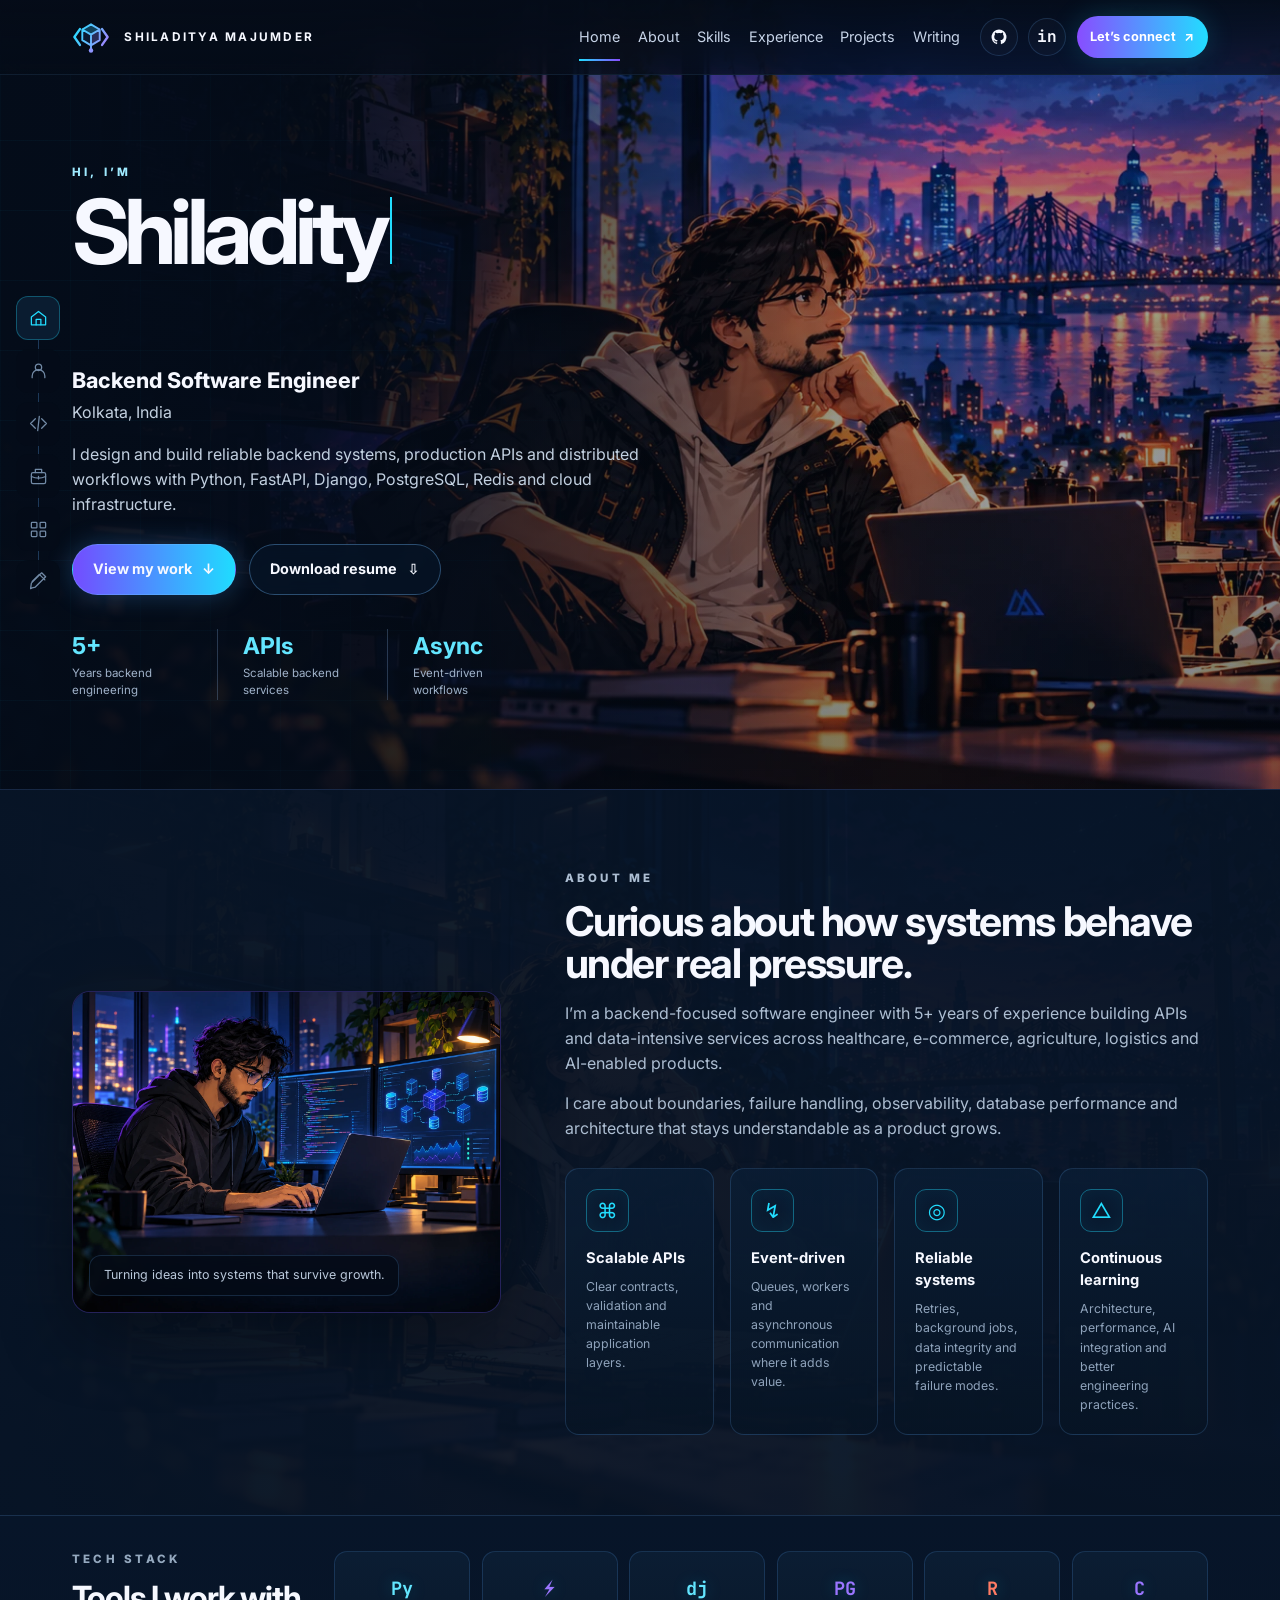
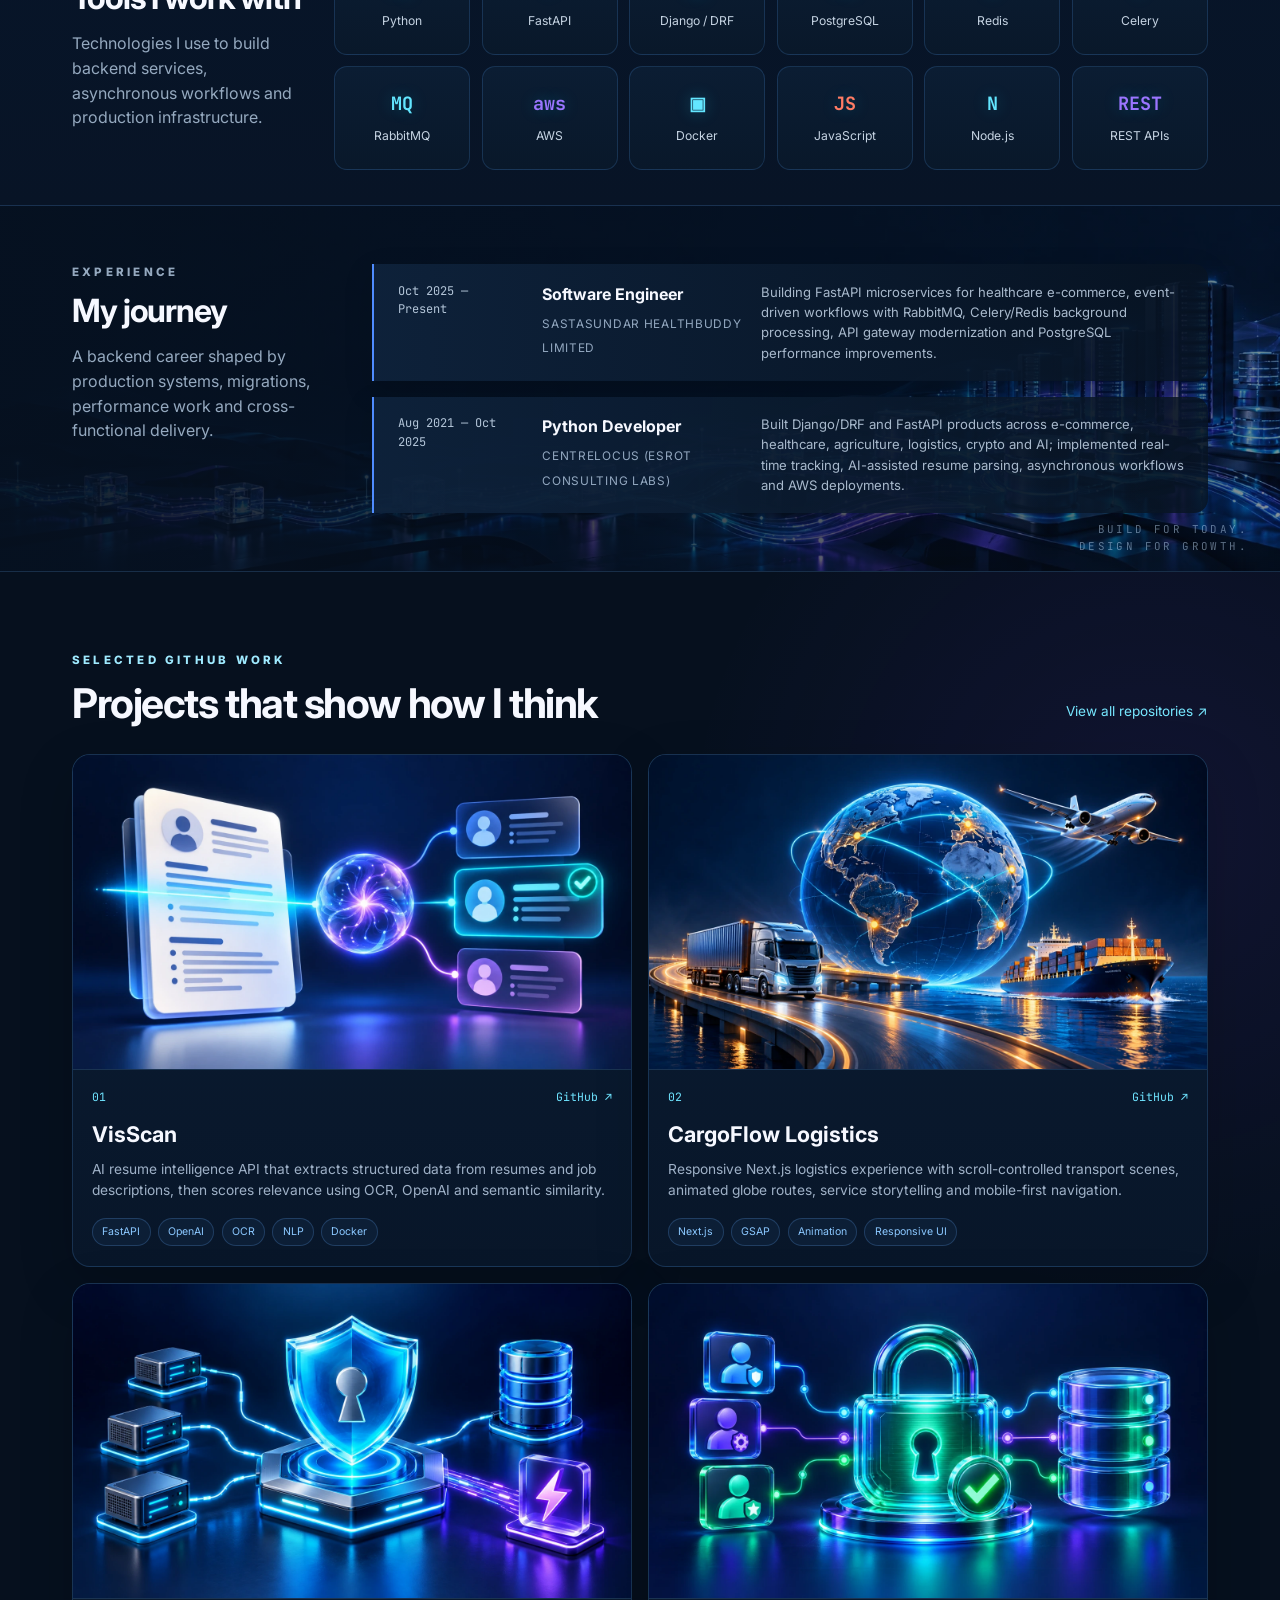
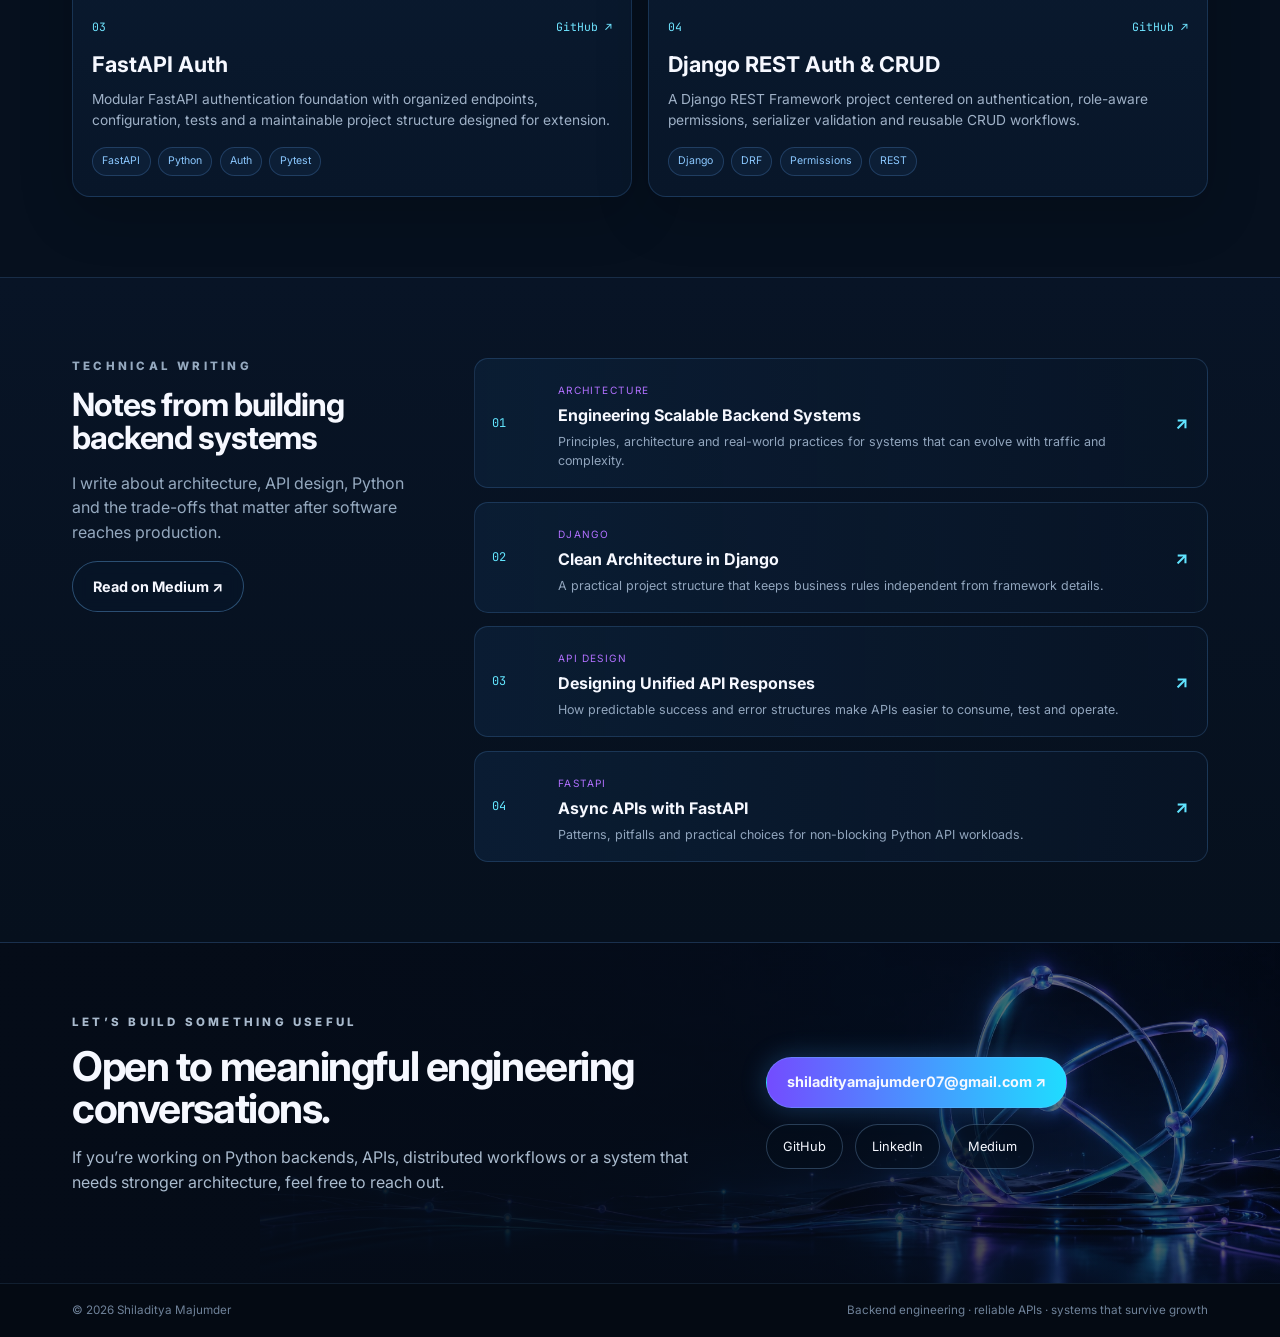
<file: index.html>
<!doctype html>
<html lang="en">
<head>
  <meta charset="utf-8" />
  <meta name="viewport" content="width=device-width, initial-scale=1" />
  <meta name="description" content="Shiladitya Majumder — backend software engineer building reliable Python APIs, distributed systems and production-grade services." />
  <meta name="theme-color" content="#061426" />
  <link rel="canonical" href="https://shiladityamajumder.github.io/" />
  <link rel="icon" href="assets/images/brand-mark.svg" type="image/svg+xml" />
  <title>Shiladitya Majumder — Backend Software Engineer</title>
  <link rel="preconnect" href="https://fonts.googleapis.com">
  <link rel="preconnect" href="https://fonts.gstatic.com" crossorigin>
  <link href="https://fonts.googleapis.com/css2?family=Inter:wght@400;500;600;700;800&family=JetBrains+Mono:wght@400;500;600&display=swap" rel="stylesheet">
  <link rel="stylesheet" href="assets/css/styles.css" />
</head>
<body>
  <a class="skip-link" href="#main">Skip to content</a>
  <div class="cursor-glow" aria-hidden="true"></div>

  <header class="site-header">
    <div class="shell header-inner">
      <a class="brand" href="#home" aria-label="Shiladitya Majumder home">
        <span class="brand-mark" aria-hidden="true"><img src="assets/images/brand-mark.svg" alt="" width="38" height="38" /></span>
        <span class="brand-name">SHILADITYA MAJUMDER</span>
      </a>
      <button class="menu-toggle" type="button" aria-expanded="false" aria-controls="site-nav" aria-label="Toggle navigation"><span></span><span></span><span></span></button>
      <nav class="site-nav" id="site-nav" aria-label="Primary navigation">
        <a href="#home">Home</a>
        <a href="#about">About</a>
        <a href="#skills">Skills</a>
        <a href="#experience">Experience</a>
        <a href="#projects">Projects</a>
        <a href="#writing">Writing</a>
      </nav>
      <div class="header-links">
        <a class="icon-btn" href="https://github.com/shiladityamajumder" target="_blank" rel="noreferrer" aria-label="GitHub">
          <svg viewBox="0 0 24 24" aria-hidden="true"><path d="M12 2a10 10 0 0 0-3.16 19.49c.5.09.68-.22.68-.48v-1.86c-2.78.6-3.37-1.18-3.37-1.18-.46-1.17-1.11-1.48-1.11-1.48-.91-.62.07-.61.07-.61 1 .07 1.53 1.03 1.53 1.03.9 1.53 2.35 1.09 2.92.83.09-.65.35-1.09.64-1.34-2.22-.25-4.56-1.11-4.56-4.95 0-1.09.39-1.99 1.03-2.69-.1-.25-.45-1.27.1-2.65 0 0 .84-.27 2.75 1.03A9.55 9.55 0 0 1 12 6.8c.85 0 1.71.11 2.51.34 1.91-1.3 2.75-1.03 2.75-1.03.55 1.38.2 2.4.1 2.65.64.7 1.03 1.6 1.03 2.69 0 3.85-2.34 4.7-4.57 4.95.36.31.68.92.68 1.85v2.76c0 .27.18.58.69.48A10 10 0 0 0 12 2Z" fill="currentColor"/></svg>
        </a>
        <a class="icon-btn" href="https://linkedin.com/in/shiladitya-majumder" target="_blank" rel="noreferrer" aria-label="LinkedIn"><span class="mono">in</span></a>
        <a class="header-cta" href="mailto:shiladityamajumder07@gmail.com">Let’s connect <span>↗</span></a>
      </div>
    </div>
  </header>

  <nav class="section-rail" aria-label="Section shortcuts">
    <span class="rail-line" aria-hidden="true"></span>
    <button type="button" data-section="home" class="active" aria-label="Home" aria-current="location" title="Home"><svg viewBox="0 0 24 24" aria-hidden="true"><path d="m3 10 9-7 9 7v10H3Z"/><path d="M9 20v-7h6v7"/></svg><span class="rail-label">Home</span></button>
    <button type="button" data-section="about" aria-label="About" title="About"><svg viewBox="0 0 24 24" aria-hidden="true"><circle cx="12" cy="8" r="4"/><path d="M4 21v-2a8 8 0 0 1 16 0v2"/></svg><span class="rail-label">About</span></button>
    <button type="button" data-section="skills" aria-label="Skills" title="Skills"><svg viewBox="0 0 24 24" aria-hidden="true"><path d="m8 6-6 6 6 6m8-12 6 6-6 6m-3-15-2 18"/></svg><span class="rail-label">Skills</span></button>
    <button type="button" data-section="experience" aria-label="Experience" title="Experience"><svg viewBox="0 0 24 24" aria-hidden="true"><rect x="3" y="7" width="18" height="14" rx="2"/><path d="M8 7V3h8v4M3 12a21 21 0 0 0 18 0m-9 0v3"/></svg><span class="rail-label">Experience</span></button>
    <button type="button" data-section="projects" aria-label="Projects" title="Projects"><svg viewBox="0 0 24 24" aria-hidden="true"><rect x="3" y="3" width="7" height="7" rx="1"/><rect x="14" y="3" width="7" height="7" rx="1"/><rect x="3" y="14" width="7" height="7" rx="1"/><rect x="14" y="14" width="7" height="7" rx="1"/></svg><span class="rail-label">Projects</span></button>
    <button type="button" data-section="writing" aria-label="Writing" title="Writing"><svg viewBox="0 0 24 24" aria-hidden="true"><path d="m14 4 6 6M4 20l4-1L21 6l-5-5L3 14l-1 7Zm9-17-9 9"/></svg><span class="rail-label">Writing</span></button>
  </nav>

  <main id="main">
    <section class="hero section-anchor" id="home">
      <div class="hero-art" aria-hidden="true"><img src="assets/images/hero.webp" alt="" /></div>
      <div class="hero-shade"></div>
      <div class="hero-grid-overlay"></div>
      <div class="shell hero-content">
        <div class="hero-copy">
          <p class="eyebrow"><span class="sr-only">HI, I’M</span><span class="typewriter-line" data-typewriter aria-hidden="true"><span class="typewriter-reserve">HI, I’M</span><span class="typewriter-output">HI, I’M</span></span></p>
          <h1 aria-label="Shiladitya Majumder"><span class="typewriter-line" data-typewriter aria-hidden="true"><span class="typewriter-reserve">Shiladitya</span><span class="typewriter-output">Shiladitya</span></span><strong class="typewriter-line" data-typewriter aria-hidden="true"><span class="typewriter-reserve">Majumder</span><span class="typewriter-output">Majumder</span></strong></h1>
          <p class="role">Backend Software Engineer</p>
          <p class="location">Kolkata, India</p>
          <p class="hero-summary">I design and build reliable backend systems, production APIs and distributed workflows with Python, FastAPI, Django, PostgreSQL, Redis and cloud infrastructure.</p>
          <div class="hero-actions">
            <a class="btn btn-primary" href="#projects">View my work <span>↓</span></a>
            <a class="btn btn-secondary" href="assets/docs/Shiladitya_Majumder_Resume.pdf" download>Download resume <span>⇩</span></a>
          </div>
          <div class="metrics" aria-label="Engineering snapshot">
            <div><strong>5+</strong><span>Years backend engineering</span></div>
            <div><strong>APIs</strong><span>Scalable backend services</span></div>
            <div><strong>Async</strong><span>Event-driven workflows</span></div>
          </div>
        </div>
      </div>
    </section>

    <section class="about section-anchor" id="about">
      <div class="about-art" aria-hidden="true"><img src="assets/images/about.webp" alt="" /></div>
      <div class="shell about-grid">
        <div class="about-portrait reveal">
          <img src="assets/images/about-engineering.webp" alt="Illustration of a backend engineer coding beside monitors showing connected services, databases and performance graphs in a neon-lit workspace." width="1448" height="1086" loading="lazy" decoding="async" />
          <div class="portrait-caption">Turning ideas into systems that survive growth.</div>
        </div>
        <div class="about-copy reveal">
          <p class="eyebrow">ABOUT ME</p>
          <h2>Curious about how systems behave under real pressure.</h2>
          <p>I’m a backend-focused software engineer with 5+ years of experience building APIs and data-intensive services across healthcare, e-commerce, agriculture, logistics and AI-enabled products.</p>
          <p>I care about boundaries, failure handling, observability, database performance and architecture that stays understandable as a product grows.</p>
          <div class="principles-grid">
            <article><span class="principle-icon">⌘</span><h3>Scalable APIs</h3><p>Clear contracts, validation and maintainable application layers.</p></article>
            <article><span class="principle-icon">↯</span><h3>Event-driven</h3><p>Queues, workers and asynchronous communication where it adds value.</p></article>
            <article><span class="principle-icon">◎</span><h3>Reliable systems</h3><p>Retries, background jobs, data integrity and predictable failure modes.</p></article>
            <article><span class="principle-icon">△</span><h3>Continuous learning</h3><p>Architecture, performance, AI integration and better engineering practices.</p></article>
          </div>
        </div>
      </div>
    </section>

    <section class="skills section-anchor" id="skills">
      <div class="shell skills-layout">
        <div class="section-intro reveal">
          <p class="eyebrow">TECH STACK</p>
          <h2>Tools I work with</h2>
          <p>Technologies I use to build backend services, asynchronous workflows and production infrastructure.</p>
        </div>
        <div class="tech-marquee reveal" aria-label="Technology stack">
          <div class="tech-card"><b>Py</b><span>Python</span></div>
          <div class="tech-card"><b>⚡</b><span>FastAPI</span></div>
          <div class="tech-card"><b>dj</b><span>Django / DRF</span></div>
          <div class="tech-card"><b>PG</b><span>PostgreSQL</span></div>
          <div class="tech-card"><b>R</b><span>Redis</span></div>
          <div class="tech-card"><b>C</b><span>Celery</span></div>
          <div class="tech-card"><b>MQ</b><span>RabbitMQ</span></div>
          <div class="tech-card"><b>aws</b><span>AWS</span></div>
          <div class="tech-card"><b>▣</b><span>Docker</span></div>
          <div class="tech-card"><b>JS</b><span>JavaScript</span></div>
          <div class="tech-card"><b>N</b><span>Node.js</span></div>
          <div class="tech-card"><b>REST</b><span>REST APIs</span></div>
        </div>
      </div>
    </section>

    <section class="experience section-anchor" id="experience">
      <div class="experience-backdrop" aria-hidden="true"></div>
      <div class="shell experience-layout">
        <div class="section-intro reveal">
          <p class="eyebrow">EXPERIENCE</p>
          <h2>My journey</h2>
          <p>A backend career shaped by production systems, migrations, performance work and cross-functional delivery.</p>
        </div>
        <div class="timeline reveal">
          <article class="timeline-item">
            <div class="timeline-date">Oct 2025 — Present</div>
            <div class="timeline-role"><h3>Software Engineer</h3><span>SastaSundar Healthbuddy Limited</span></div>
            <div class="timeline-copy"><p>Building FastAPI microservices for healthcare e-commerce, event-driven workflows with RabbitMQ, Celery/Redis background processing, API gateway modernization and PostgreSQL performance improvements.</p></div>
          </article>
          <article class="timeline-item">
            <div class="timeline-date">Aug 2021 — Oct 2025</div>
            <div class="timeline-role"><h3>Python Developer</h3><span>Centrelocus (ESROT Consulting Labs)</span></div>
            <div class="timeline-copy"><p>Built Django/DRF and FastAPI products across e-commerce, healthcare, agriculture, logistics, crypto and AI; implemented real-time tracking, AI-assisted resume parsing, asynchronous workflows and AWS deployments.</p></div>
          </article>
        </div>
      </div>
      <div class="experience-quote">BUILD FOR TODAY.<br>DESIGN FOR GROWTH.</div>
    </section>

    <section class="projects section-anchor" id="projects">
      <div class="shell">
        <div class="section-head reveal">
          <div><p class="eyebrow">SELECTED GITHUB WORK</p><h2>Projects that show how I think</h2></div>
          <a class="text-link" href="https://github.com/shiladityamajumder?tab=repositories" target="_blank" rel="noreferrer">View all repositories ↗</a>
        </div>
        <div class="project-grid">
          <article class="project-card reveal project-featured">
            <a class="project-image" href="https://github.com/shiladityamajumder/visscan" target="_blank" rel="noreferrer"><img src="assets/images/visscan-v2.webp" alt="A glowing AI scanner extracts a resume and connects it to matching candidate profiles." width="1400" height="788" loading="lazy" decoding="async" /></a>
            <div class="project-body"><div class="project-top"><span class="project-index">01</span><a href="https://github.com/shiladityamajumder/visscan" target="_blank" rel="noreferrer">GitHub ↗</a></div><h3>VisScan</h3><p>AI resume intelligence API that extracts structured data from resumes and job descriptions, then scores relevance using OCR, OpenAI and semantic similarity.</p><div class="tags"><span>FastAPI</span><span>OpenAI</span><span>OCR</span><span>NLP</span><span>Docker</span></div></div>
          </article>
          <article class="project-card reveal">
            <a class="project-image" href="https://github.com/shiladityamajumder/CargoFlow-Logistics" target="_blank" rel="noreferrer"><img src="assets/images/cargoflow-v2.webp" alt="A luminous globe connects delivery routes with a cargo truck, container ship and airplane." width="1400" height="788" loading="lazy" decoding="async" /></a>
            <div class="project-body"><div class="project-top"><span class="project-index">02</span><a href="https://github.com/shiladityamajumder/CargoFlow-Logistics" target="_blank" rel="noreferrer">GitHub ↗</a></div><h3>CargoFlow Logistics</h3><p>Responsive Next.js logistics experience with scroll-controlled transport scenes, animated globe routes, service storytelling and mobile-first navigation.</p><div class="tags"><span>Next.js</span><span>GSAP</span><span>Animation</span><span>Responsive UI</span></div></div>
          </article>
          <article class="project-card reveal">
            <a class="project-image" href="https://github.com/shiladityamajumder/fastapi" target="_blank" rel="noreferrer"><img src="assets/images/fastapi-auth-v2.webp" alt="A bright security shield links modular API servers, a database and a lightning symbol." width="1400" height="788" loading="lazy" decoding="async" /></a>
            <div class="project-body"><div class="project-top"><span class="project-index">03</span><a href="https://github.com/shiladityamajumder/fastapi" target="_blank" rel="noreferrer">GitHub ↗</a></div><h3>FastAPI Auth</h3><p>Modular FastAPI authentication foundation with organized endpoints, configuration, tests and a maintainable project structure designed for extension.</p><div class="tags"><span>FastAPI</span><span>Python</span><span>Auth</span><span>Pytest</span></div></div>
          </article>
          <article class="project-card reveal">
            <a class="project-image" href="https://github.com/shiladityamajumder/django-rest-api-auth-crud" target="_blank" rel="noreferrer"><img src="assets/images/django-auth-v2.webp" alt="An emerald padlock connects user roles to database records through permission checks." width="1400" height="788" loading="lazy" decoding="async" /></a>
            <div class="project-body"><div class="project-top"><span class="project-index">04</span><a href="https://github.com/shiladityamajumder/django-rest-api-auth-crud" target="_blank" rel="noreferrer">GitHub ↗</a></div><h3>Django REST Auth & CRUD</h3><p>A Django REST Framework project centered on authentication, role-aware permissions, serializer validation and reusable CRUD workflows.</p><div class="tags"><span>Django</span><span>DRF</span><span>Permissions</span><span>REST</span></div></div>
          </article>
        </div>
      </div>
    </section>

    <section class="writing section-anchor" id="writing">
      <div class="shell writing-layout">
        <div class="section-intro reveal">
          <p class="eyebrow">TECHNICAL WRITING</p>
          <h2>Notes from building backend systems</h2>
          <p>I write about architecture, API design, Python and the trade-offs that matter after software reaches production.</p>
          <a class="btn btn-secondary" href="https://shiladityamajumder.medium.com/" target="_blank" rel="noreferrer">Read on Medium ↗</a>
        </div>
        <div class="writing-list reveal">
          <a class="writing-card" href="https://shiladityamajumder.medium.com/engineering-scalable-backend-systems-principles-architecture-and-real-world-practices-2274e750cced" target="_blank" rel="noreferrer"><span>01</span><div><small>Architecture</small><h3>Engineering Scalable Backend Systems</h3><p>Principles, architecture and real-world practices for systems that can evolve with traffic and complexity.</p></div><b>↗</b></a>
          <a class="writing-card" href="https://shiladityamajumder.medium.com/clean-architecture-in-django-a-practical-real-world-project-structure-1f4c89e402f0" target="_blank" rel="noreferrer"><span>02</span><div><small>Django</small><h3>Clean Architecture in Django</h3><p>A practical project structure that keeps business rules independent from framework details.</p></div><b>↗</b></a>
          <a class="writing-card" href="https://shiladityamajumder.medium.com/designing-unified-api-responses-how-to-standardize-success-and-error-outputs-across-your-backend-656d275c2780" target="_blank" rel="noreferrer"><span>03</span><div><small>API Design</small><h3>Designing Unified API Responses</h3><p>How predictable success and error structures make APIs easier to consume, test and operate.</p></div><b>↗</b></a>
          <a class="writing-card" href="https://shiladityamajumder.medium.com/async-apis-with-fastapi-patterns-pitfalls-best-practices-2d72b2b66f25" target="_blank" rel="noreferrer"><span>04</span><div><small>FastAPI</small><h3>Async APIs with FastAPI</h3><p>Patterns, pitfalls and practical choices for non-blocking Python API workloads.</p></div><b>↗</b></a>
        </div>
      </div>
    </section>

    <section class="connect">
      <div class="connect-image" aria-hidden="true"><img src="assets/images/footer-network.webp" alt="" width="1800" height="600" loading="lazy" decoding="async" /></div>
      <div class="connect-overlay"></div>
      <div class="shell connect-inner reveal">
        <div><p class="eyebrow">LET’S BUILD SOMETHING USEFUL</p><h2>Open to meaningful engineering conversations.</h2><p>If you’re working on Python backends, APIs, distributed workflows or a system that needs stronger architecture, feel free to reach out.</p></div>
        <div class="connect-actions">
          <a class="btn btn-primary" href="mailto:shiladityamajumder07@gmail.com">shiladityamajumder07@gmail.com ↗</a>
          <div class="social-row">
            <a href="https://github.com/shiladityamajumder" target="_blank" rel="noreferrer">GitHub</a>
            <a href="https://linkedin.com/in/shiladitya-majumder" target="_blank" rel="noreferrer">LinkedIn</a>
            <a href="https://shiladityamajumder.medium.com/" target="_blank" rel="noreferrer">Medium</a>
          </div>
        </div>
      </div>
    </section>
  </main>

  <footer class="site-footer"><div class="shell footer-inner"><span>© <span id="year"></span> Shiladitya Majumder</span><span>Backend engineering · reliable APIs · systems that survive growth</span></div></footer>
  <script src="assets/js/main.js"></script>
</body>
</html>
</file>
<file: assets/css/styles.css>
:root{
  --bg:#050c18;
  --bg2:#081426;
  --panel:#0a172a;
  --panel2:#0d1e34;
  --text:#f6f8ff;
  --muted:#9db0c8;
  --cyan:#22ddff;
  --blue:#4f8cff;
  --violet:#884dff;
  --magenta:#d44fff;
  --orange:#ff8c55;
  --line:rgba(105,177,255,.18);
  --line2:rgba(134,79,255,.24);
  --shadow:0 22px 70px rgba(0,0,0,.34);
  --radius:18px;
  --max:1440px;
}
*{box-sizing:border-box}
html{scroll-behavior:smooth;background:var(--bg)}
body{margin:0;background:radial-gradient(circle at 70% 0%,rgba(71,30,132,.18),transparent 34%),linear-gradient(180deg,#061121 0%,#040b16 100%);color:var(--text);font-family:Inter,system-ui,-apple-system,BlinkMacSystemFont,"Segoe UI",sans-serif;line-height:1.55;overflow-x:hidden}
body::before{content:"";position:fixed;inset:0;pointer-events:none;z-index:-1;background-image:linear-gradient(rgba(255,255,255,.015) 1px,transparent 1px),linear-gradient(90deg,rgba(255,255,255,.015) 1px,transparent 1px);background-size:44px 44px;mask-image:linear-gradient(to bottom,black,transparent 82%)}
img,svg{display:block;max-width:100%}
a{color:inherit;text-decoration:none}
button{font:inherit}
.shell{width:min(calc(100% - 4rem),var(--max));margin:0 auto}
.skip-link{position:absolute;left:-1000px;top:0}.skip-link:focus{left:1rem;top:1rem;z-index:100;background:#fff;color:#061121;padding:.75rem 1rem;border-radius:10px}
.cursor-glow{position:fixed;width:500px;height:500px;border-radius:50%;pointer-events:none;z-index:0;background:radial-gradient(circle,rgba(34,221,255,.07),rgba(136,77,255,.03) 35%,transparent 70%);transform:translate(-50%,-50%);mix-blend-mode:screen;transition:opacity .2s ease}
.site-header{position:fixed;top:0;left:0;right:0;z-index:50;background:linear-gradient(180deg,rgba(5,12,24,.96),rgba(5,12,24,.72));border-bottom:1px solid rgba(109,184,255,.1);backdrop-filter:blur(18px)}
.header-inner{height:74px;display:flex;align-items:center;gap:2rem}.brand{display:flex;align-items:center;gap:.9rem;white-space:nowrap}.brand-mark{width:31px;height:31px;position:relative;display:block;filter:drop-shadow(0 0 13px rgba(34,221,255,.45))}.brand-mark::before,.brand-mark::after,.brand-mark span{content:"";position:absolute;inset:5px;border:2px solid var(--cyan);transform:rotate(60deg);clip-path:polygon(50% 0,100% 100%,78% 100%,50% 40%,22% 100%,0 100%)}.brand-mark::after{transform:rotate(-60deg)}.brand-mark span:last-child{transform:rotate(180deg);border-color:#7b6dff}.brand-name{font-size:.82rem;letter-spacing:.22em;font-weight:700}
.site-nav{display:flex;align-items:center;gap:1.5rem;margin-left:auto}.site-nav a{font-size:.9rem;color:#c7d4e8;position:relative;padding:.35rem 0}.site-nav a::after{content:"";position:absolute;left:0;right:0;bottom:-.45rem;height:2px;background:linear-gradient(90deg,var(--cyan),var(--violet));transform:scaleX(0);transform-origin:left;transition:.25s}.site-nav a.active::after,.site-nav a:hover::after{transform:scaleX(1)}
.header-links{display:flex;align-items:center;gap:.65rem}.icon-btn{width:38px;height:38px;border:1px solid var(--line);border-radius:50%;display:grid;place-items:center;background:rgba(255,255,255,.02)}.icon-btn svg{width:18px;height:18px}.mono{font-family:"JetBrains Mono";font-weight:700}.header-cta{display:inline-flex;align-items:center;gap:.5rem;padding:.72rem 1rem;border-radius:999px;background:linear-gradient(90deg,var(--violet),var(--cyan));color:white;font-size:.84rem;font-weight:700;box-shadow:0 0 28px rgba(34,221,255,.18)}
.menu-toggle{display:none;margin-left:auto;border:0;background:none;padding:.5rem}.menu-toggle span{display:block;width:23px;height:2px;background:#fff;margin:4px;border-radius:999px}
.section-rail{position:fixed;left:22px;top:50%;transform:translateY(-50%);z-index:40;display:grid;gap:.6rem;justify-items:center}.rail-line{position:absolute;top:8px;bottom:8px;width:1px;background:rgba(96,177,255,.28);z-index:-1}.section-rail button{width:36px;height:34px;border:0;background:var(--bg);color:#5d7595;font-family:"JetBrains Mono";font-size:.78rem;cursor:pointer;transition:.25s}.section-rail button.active{color:var(--text);text-shadow:0 0 14px var(--cyan)}
.section-anchor{scroll-margin-top:74px}.reveal{opacity:0;transform:translateY(20px);transition:opacity .75s ease,transform .75s ease}.reveal.in-view{opacity:1;transform:none}
.eyebrow{margin:0 0 .85rem;font-size:.72rem;letter-spacing:.28em;color:#9feaff;font-weight:800}.hero{position:relative;min-height:790px;display:grid;align-items:center;overflow:hidden;border-bottom:1px solid rgba(111,177,255,.15)}.hero-art{position:absolute;inset:0}.hero-art img{width:100%;height:100%;object-fit:cover;object-position:center}.hero-shade{position:absolute;inset:0;background:linear-gradient(90deg,rgba(4,12,25,.96) 0%,rgba(4,12,25,.88) 24%,rgba(4,12,25,.47) 48%,rgba(4,12,25,.08) 70%,rgba(4,12,25,.2) 100%),linear-gradient(180deg,rgba(5,12,24,.18),rgba(5,12,24,.42))}.hero-grid-overlay{position:absolute;inset:0;background:linear-gradient(rgba(34,221,255,.035) 1px,transparent 1px),linear-gradient(90deg,rgba(34,221,255,.025) 1px,transparent 1px);background-size:70px 70px;mask-image:linear-gradient(90deg,black 0%,transparent 64%)}.hero-content{position:relative;z-index:2;padding-top:75px}.hero-copy{max-width:650px;padding:3rem 0}.hero h1{margin:0;font-size:clamp(4.2rem,7vw,7.6rem);line-height:.82;letter-spacing:-.065em}.hero h1 span,.hero h1 strong{display:block}.hero h1 strong{font-weight:800;background:linear-gradient(90deg,#22ddff 0%,#4a9cff 38%,#8d5cff 74%,#d14fff 100%);-webkit-background-clip:text;background-clip:text;color:transparent;filter:drop-shadow(0 0 22px rgba(76,146,255,.18))}.role{margin:1.4rem 0 .1rem;font-size:1.35rem;font-weight:750}.location{margin:0 0 1.1rem;color:#c3d0df}.hero-summary{max-width:590px;color:#c2d0e0;font-size:1rem}.hero-actions{display:flex;gap:.8rem;flex-wrap:wrap;margin-top:1.7rem}.btn{display:inline-flex;align-items:center;justify-content:center;gap:.65rem;min-height:50px;padding:.85rem 1.25rem;border-radius:999px;border:1px solid rgba(112,190,255,.35);font-weight:700;font-size:.9rem;transition:transform .25s ease,box-shadow .25s ease,background .25s}.btn:hover{transform:translateY(-2px)}.btn-primary{background:linear-gradient(90deg,#734cff,#1fdcff);box-shadow:0 0 26px rgba(64,163,255,.28)}.btn-secondary{background:rgba(7,22,41,.66);backdrop-filter:blur(8px)}.metrics{display:flex;gap:0;margin-top:2.1rem}.metrics div{padding-right:1.55rem;margin-right:1.55rem;border-right:1px solid rgba(155,199,255,.24)}.metrics div:last-child{border:0}.metrics strong{display:block;font-size:1.45rem;color:#63e6ff}.metrics span{display:block;color:#9fb1c8;font-size:.72rem;max-width:120px}.hero-note{position:absolute;z-index:3;font-family:"JetBrains Mono";font-size:.72rem;line-height:1.7;letter-spacing:.24em;color:rgba(139,211,255,.6)}.note-left{left:3rem;top:48%;writing-mode:vertical-rl}.note-right{right:2.5rem;bottom:2rem;text-align:right}.about{position:relative;overflow:hidden;background:#071426;border-bottom:1px solid var(--line)}.about-art{position:absolute;inset:0;opacity:.2}.about-art img{width:100%;height:100%;object-fit:cover;filter:saturate(.8)}.about::after{content:"";position:absolute;inset:0;background:linear-gradient(90deg,rgba(7,20,38,.98) 0%,rgba(7,20,38,.72) 40%,rgba(7,20,38,.91) 100%)}.about-grid{position:relative;z-index:2;display:grid;grid-template-columns:minmax(0,.8fr) minmax(0,1.2fr);gap:clamp(2rem,5vw,5.5rem);align-items:center;padding:5rem 0}.about-portrait{position:relative}.about-portrait img{width:100%;aspect-ratio:4/3;object-fit:cover;border-radius:var(--radius);border:1px solid var(--line2);box-shadow:var(--shadow)}.portrait-caption{position:absolute;left:1rem;bottom:1rem;padding:.65rem .85rem;background:rgba(4,11,22,.78);border:1px solid var(--line);border-radius:12px;color:#b9c8da;font-size:.78rem;backdrop-filter:blur(10px)}.about-copy h2,.section-intro h2,.section-head h2,.connect h2{margin:.15rem 0 1rem;font-size:clamp(2.1rem,3.2vw,3.6rem);line-height:1.02;letter-spacing:-.035em}.about-copy>p{color:#adbed2;max-width:760px}.principles-grid{display:grid;grid-template-columns:repeat(4,1fr);gap:1rem;margin-top:1.7rem}.principles-grid article{padding:1.25rem;border-radius:14px;background:linear-gradient(180deg,rgba(10,29,52,.88),rgba(7,20,36,.78));border:1px solid var(--line);min-height:170px}.principle-icon{display:grid;place-items:center;width:43px;height:43px;border:1px solid rgba(34,221,255,.4);border-radius:11px;color:var(--cyan);font-size:1.3rem;box-shadow:inset 0 0 20px rgba(34,221,255,.05)}.principles-grid h3{font-size:.92rem;margin:.9rem 0 .45rem}.principles-grid p{font-size:.77rem;color:#8fa3bb;margin:0}.skills{background:linear-gradient(180deg,#071529,#081426);border-bottom:1px solid var(--line)}.skills-layout{display:grid;grid-template-columns:270px 1fr;gap:2rem;padding:2.2rem 0}.section-intro p{color:#95a9bf}.section-intro h2{font-size:2rem;margin-bottom:.55rem}.tech-marquee{display:grid;grid-template-columns:repeat(6,minmax(100px,1fr));gap:.7rem}.tech-card{padding:1rem .65rem;border-radius:13px;background:linear-gradient(180deg,#0b1d33,#09182a);border:1px solid rgba(92,168,255,.18);text-align:center;min-height:104px;display:flex;flex-direction:column;align-items:center;justify-content:center;gap:.55rem}.tech-card b{font-family:"JetBrains Mono";font-size:1.15rem;color:#63e6ff;text-shadow:0 0 16px rgba(34,221,255,.25)}.tech-card:nth-child(2n) b{color:#9b75ff}.tech-card:nth-child(5n) b{color:#ff7b64}.tech-card span{font-size:.76rem;color:#c5d3e2}.experience{position:relative;overflow:hidden;border-bottom:1px solid var(--line);background:#061120}.experience-backdrop{position:absolute;inset:0;background:linear-gradient(90deg,rgba(6,17,32,.97),rgba(6,17,32,.7),rgba(6,17,32,.88)),url('../images/journey-network.webp') center/cover no-repeat;opacity:.95}.experience-layout{position:relative;z-index:2;display:grid;grid-template-columns:260px 1fr;gap:2.5rem;padding:3.6rem 0}.timeline{display:grid;gap:1rem}.timeline-item{display:grid;grid-template-columns:170px 250px 1fr;gap:1.2rem;align-items:start;padding:1.1rem 1.2rem 1.1rem 1.5rem;border-left:2px solid var(--blue);background:linear-gradient(90deg,rgba(14,34,59,.84),rgba(7,19,34,.5));border-radius:0 14px 14px 0;box-shadow:0 10px 30px rgba(0,0,0,.14)}.timeline-date{font-family:"JetBrains Mono";font-size:.75rem;color:#b3c5d8}.timeline-role h3{font-size:1rem;margin:0 0 .2rem}.timeline-role span{font-size:.74rem;color:#93a8c0;text-transform:uppercase;letter-spacing:.06em}.timeline-copy p{margin:0;color:#a8b9cc;font-size:.82rem}.experience-quote{position:absolute;right:2rem;bottom:1rem;z-index:3;color:rgba(198,226,255,.46);font-family:"JetBrains Mono";font-size:.68rem;letter-spacing:.22em;text-align:right}.projects{padding:5rem 0;background:radial-gradient(circle at 90% 20%,rgba(129,64,255,.09),transparent 30%),#06101e;border-bottom:1px solid var(--line)}.section-head{display:flex;align-items:end;justify-content:space-between;gap:2rem;margin-bottom:1.8rem}.section-head h2{margin:0}.text-link{color:#77e7ff;font-size:.85rem}.project-grid{display:grid;grid-template-columns:repeat(2,1fr);gap:1rem}.project-card{overflow:hidden;border-radius:var(--radius);border:1px solid rgba(96,174,255,.18);background:linear-gradient(180deg,#0b1d34,#081629);box-shadow:0 18px 54px rgba(0,0,0,.18);transition:transform .25s ease,border-color .25s ease,box-shadow .25s ease}.project-card:hover{transform:translateY(-4px);border-color:rgba(99,230,255,.42);box-shadow:0 20px 70px rgba(23,110,255,.12)}.project-image{display:block;overflow:hidden;border-bottom:1px solid var(--line)}.project-image img{width:100%;aspect-ratio:16/7.5;object-fit:cover;transition:transform .45s ease}.project-card:hover .project-image img{transform:scale(1.035)}.project-body{padding:1.15rem 1.2rem 1.25rem}.project-top{display:flex;justify-content:space-between;color:#6fe4ff;font-family:"JetBrains Mono";font-size:.72rem}.project-body h3{font-size:1.35rem;margin:.6rem 0 .45rem}.project-body p{margin:0;color:#9fb1c7;font-size:.86rem}.tags{display:flex;flex-wrap:wrap;gap:.45rem;margin-top:1rem}.tags span{padding:.32rem .58rem;border:1px solid rgba(104,171,255,.22);border-radius:999px;color:#8bc8ff;font-size:.66rem;background:rgba(45,93,150,.12)}.writing{padding:5rem 0;background:linear-gradient(180deg,#081426,#06101d);border-bottom:1px solid var(--line)}.writing-layout{display:grid;grid-template-columns:minmax(280px,.65fr) minmax(0,1.35fr);gap:3rem}.writing-list{display:grid;gap:.85rem}.writing-card{display:grid;grid-template-columns:50px 1fr auto;gap:1rem;align-items:center;padding:1.05rem 1.1rem;border-radius:14px;background:linear-gradient(90deg,rgba(11,30,53,.9),rgba(8,21,39,.78));border:1px solid var(--line);transition:.25s}.writing-card:hover{transform:translateX(4px);border-color:rgba(106,226,255,.42)}.writing-card>span{font-family:"JetBrains Mono";font-size:.75rem;color:#63e6ff}.writing-card small{color:#b170ff;text-transform:uppercase;letter-spacing:.12em;font-size:.63rem}.writing-card h3{margin:.15rem 0 .25rem;font-size:1rem}.writing-card p{margin:0;color:#91a5bd;font-size:.78rem}.writing-card b{font-size:1.1rem;color:#61e4ff}.connect{position:relative;overflow:hidden;min-height:340px;display:grid;align-items:center}.connect-image,.connect-overlay{position:absolute;inset:0}.connect-image img{width:100%;height:100%;object-fit:cover}.connect-overlay{background:linear-gradient(90deg,rgba(5,12,24,.94),rgba(5,12,24,.72),rgba(5,12,24,.45)),linear-gradient(180deg,rgba(5,12,24,.1),rgba(5,12,24,.82))}.connect-inner{position:relative;z-index:2;display:grid;grid-template-columns:1.2fr .8fr;gap:2rem;align-items:center;padding:3.5rem 0}.connect-inner>div:first-child p{max-width:720px;color:#a9bacd}.connect-actions{display:grid;gap:1rem;justify-items:start}.social-row{display:flex;gap:.7rem;flex-wrap:wrap}.social-row a{padding:.7rem 1rem;border:1px solid rgba(150,202,255,.26);border-radius:999px;background:rgba(4,14,28,.6);font-size:.8rem}.site-footer{background:#040a13;border-top:1px solid rgba(108,179,255,.12)}.footer-inner{display:flex;justify-content:space-between;gap:1rem;flex-wrap:wrap;padding:1.1rem 0;color:#6f8299;font-size:.73rem}
/* A hidden full line reserves space while the visible text types in. */
.sr-only{position:absolute;width:1px;height:1px;padding:0;margin:-1px;overflow:hidden;clip-path:inset(50%);white-space:nowrap;border:0}
.typewriter-line{position:relative;display:block}
.hero .eyebrow .typewriter-line{display:inline-block}
.typewriter-reserve{visibility:hidden}
.typewriter-output{position:absolute;top:0;left:0;white-space:nowrap}
.hero h1 strong{background:none;color:var(--text)}
.hero h1 strong .typewriter-output{
  background:linear-gradient(90deg,#22ddff 0%,#4a9cff 38%,#8d5cff 74%,#d14fff 100%);
  -webkit-background-clip:text;background-clip:text;color:transparent;
}
.typewriter-output.is-typing::after{
  content:"";display:inline-block;width:2px;height:.75em;margin-left:.05em;
  background:var(--cyan);animation:typing-cursor .65s step-end infinite;
}
@keyframes typing-cursor{50%{opacity:0}}

/* Keep artwork stationary, including pointer and card hover interactions. */
.hero-art img,.project-image img{transform:none;transition:none}
.project-card:hover{transform:none}
.project-card:hover .project-image img{transform:none}
.about-portrait.reveal,.project-card.reveal{opacity:1;transform:none;transition:none}

.section-rail{left:16px;gap:.55rem}
.section-rail button{
  position:relative;display:grid;place-items:center;width:44px;height:44px;
  border:1px solid transparent;border-radius:12px;background:rgba(5,12,24,.92);color:#728aa6;
}
.section-rail svg{width:19px;height:19px;fill:none;stroke:currentColor;stroke-width:1.6;stroke-linecap:round;stroke-linejoin:round}
.section-rail button.active,.section-rail button:hover{color:var(--cyan);border-color:rgba(34,221,255,.3);background:#0a1c30}
.rail-label{
  position:absolute;left:calc(100% + .65rem);padding:.4rem .65rem;border:1px solid var(--line);
  border-radius:8px;background:#081426;color:var(--text);font-size:.75rem;white-space:nowrap;
  opacity:0;visibility:hidden;pointer-events:none;
}
.section-rail button:hover .rail-label,.section-rail button:focus-visible .rail-label{opacity:1;visibility:visible}
a:focus-visible,button:focus-visible{outline:2px solid var(--cyan);outline-offset:4px}
.brand,.about-copy,.section-intro,.timeline,.timeline-item>* ,.project-card,.writing-list,.writing-card>div,.connect-inner>*{min-width:0}
.brand-mark{flex-shrink:0}
.connect-actions .btn{max-width:100%;overflow-wrap:anywhere;white-space:normal}

/* Let the intrinsic image ratio control its height at every viewport width. */
.about-portrait{
  width:100%;align-self:center;overflow:hidden;border-radius:var(--radius);
  border:1px solid var(--line2);box-shadow:var(--shadow);background:#071426;
}
.about-portrait img{
  width:100%;height:auto;aspect-ratio:4/3;object-fit:contain;
  border:0;border-radius:0;box-shadow:none;
}
.portrait-caption{max-width:calc(100% - 2rem);line-height:1.5}

/* Distinct, quiet backgrounds keep the timeline and contact copy readable. */
.experience-backdrop{
  background:linear-gradient(90deg,rgba(6,17,32,.94),rgba(6,17,32,.72) 55%,rgba(6,17,32,.46)),
    url('../images/journey-network.webp') center/cover no-repeat;
  opacity:1;
}
.connect-image img{object-fit:contain;object-position:right center}
.connect-overlay{
  background:linear-gradient(90deg,rgba(5,12,24,.96) 0%,rgba(5,12,24,.82) 48%,rgba(5,12,24,.3) 100%),
    linear-gradient(180deg,rgba(5,12,24,.12),rgba(5,12,24,.5));
}
.timeline-item{background:linear-gradient(90deg,rgba(14,34,59,.94),rgba(7,19,34,.86))}

/* Give project illustrations enough vertical room to show the complete subject. */
.project-image{background:#09172b}
.project-image img{width:100%;height:auto;aspect-ratio:16/9;object-fit:contain;object-position:center}

@media(min-width:1181px){
  .shell{width:min(calc(100% - 9rem),var(--max))}
  .header-inner{gap:1.25rem}
  .site-nav{gap:1.1rem}
  .brand-name{font-size:.74rem;letter-spacing:.19em}
  .header-cta{font-size:.8rem;padding:.7rem .85rem}
}
@media(max-width:1400px){
  .timeline-item{grid-template-columns:125px 200px minmax(0,1fr)}
  .skills-layout{grid-template-columns:230px minmax(0,1fr)}
}
@media(max-width:1180px){
  .shell{width:min(calc(100% - 3rem),var(--max))}
  .section-rail{display:none}
  .header-inner{gap:1rem}
  .site-nav{
    position:absolute;left:1rem;right:1rem;top:calc(100% + .5rem);
    display:none;flex-direction:column;align-items:stretch;padding:.75rem;
    max-height:calc(100dvh - 100px);overflow-y:auto;
    background:rgba(5,12,24,.98);border:1px solid var(--line);border-radius:16px;
    box-shadow:var(--shadow);
  }
  .site-nav.open{display:flex}
  .site-nav a{padding:.75rem;min-height:44px}
  .site-nav a::after{bottom:0;left:.75rem;right:.75rem}
  .menu-toggle{display:block;width:44px;height:44px;padding:.5rem;order:3}
  .header-links{margin-left:auto;order:2}
  .header-cta{display:none}
  .principles-grid{grid-template-columns:repeat(2,minmax(0,1fr))}
  .tech-marquee{grid-template-columns:repeat(4,minmax(0,1fr))}
  .timeline-item{grid-template-columns:minmax(0,1fr) minmax(0,1.2fr)}
  .timeline-copy{grid-column:1/-1}
  .hero{min-height:740px}
  .hero-art img{object-position:65% center}
  .hero-shade{background:linear-gradient(90deg,rgba(4,12,25,.96),rgba(4,12,25,.85) 42%,rgba(4,12,25,.2))}
}
@media(max-width:980px){
  .about-grid,.writing-layout,.experience-layout,.connect-inner,.skills-layout{grid-template-columns:minmax(0,1fr)}
  .about-portrait{max-width:720px;margin-inline:auto}
  .experience-quote{display:none}
  .hero h1{font-size:clamp(4rem,9vw,6rem)}
}
@media(max-width:820px){
  .project-grid{grid-template-columns:minmax(0,1fr)}
  .section-head{align-items:flex-start;flex-direction:column;gap:1rem}
}
@media(max-width:720px){
  .shell{width:calc(100% - 2rem)}
  .header-inner{height:66px;gap:.5rem}
  .brand{gap:.6rem}
  .brand-name{font-size:.66rem;letter-spacing:.1em}
  .brand-mark{width:26px;height:26px}
  .header-links{display:none}
  .section-anchor{scroll-margin-top:66px}
  .hero{display:flex;flex-direction:column;min-height:0;padding:0}
  .hero-content{padding-top:96px;padding-bottom:1rem}
  .hero-copy{width:100%;max-width:none;padding:1rem 0}
  .hero h1{font-size:clamp(2.65rem,13vw,4.2rem);line-height:.98}
  .hero .eyebrow{margin-bottom:1rem}
  .role{font-size:clamp(1rem,4.5vw,1.35rem);margin-top:1.2rem}
  .hero-summary{font-size:.92rem}
  .hero-actions{display:grid;grid-template-columns:minmax(0,1fr)}
  .hero-art{position:relative;order:1;width:100%;height:clamp(260px,65vw,380px)}
  .hero-art img{object-position:68% center}
  .hero-art::after{content:"";position:absolute;inset:0;background:linear-gradient(180deg,rgba(6,17,33,.05) 40%,#061121)}
  .hero-shade,.hero-grid-overlay{display:none}
  .metrics{display:grid;grid-template-columns:repeat(3,minmax(0,1fr));gap:.7rem;margin-top:2rem}
  .metrics div{padding:0;margin:0;border:0}
  .metrics strong{font-size:1.2rem}
  .metrics span{font-size:.7rem;max-width:none}
  .about-grid{padding:3rem 0;gap:2rem}
  .portrait-caption{left:.75rem;bottom:.75rem;max-width:calc(100% - 1.5rem);font-size:.72rem;padding:.55rem .7rem}
  .about-copy h2,.section-head h2,.connect h2{font-size:clamp(1.9rem,7.5vw,2.35rem);line-height:1.08}
  .principles-grid{gap:.75rem}
  .principles-grid article{padding:1rem}
  .tech-marquee{grid-template-columns:repeat(3,minmax(0,1fr))}
  .experience-layout,.projects,.writing{padding-top:3rem;padding-bottom:3rem}
  .timeline-item{grid-template-columns:minmax(0,1fr);gap:.75rem;padding:1.1rem}
  .timeline-copy{grid-column:auto}
  .writing-layout{gap:1.5rem}
  .writing-card{grid-template-columns:28px minmax(0,1fr) 18px;gap:.65rem;padding:1rem}
  .writing-card h3{line-height:1.35}
  .btn{width:100%;min-height:48px}
  .connect-inner{padding:3rem 0;gap:1.5rem}
  .connect-actions,.social-row{width:100%}
  .connect-actions .btn{font-size:clamp(.7rem,3vw,.9rem);padding:.85rem .7rem}
  .social-row a{flex:1;display:flex;align-items:center;justify-content:center;min-height:44px;padding:.7rem}
  .connect-image{opacity:.55}
  .footer-inner{flex-direction:column;padding:1.25rem 0}
}
@media(max-width:480px){
  .principles-grid{grid-template-columns:minmax(0,1fr)}
  .tech-marquee{grid-template-columns:repeat(2,minmax(0,1fr))}
  .project-body{padding:1rem}
  .project-body h3{font-size:1.2rem}
}
@media(prefers-reduced-motion:reduce){
  html{scroll-behavior:auto}
  .reveal{opacity:1;transform:none;transition:none}
  .project-card,.project-image img,.writing-card,.btn{transition:none}
  .cursor-glow{display:none}
  .typewriter-output.is-typing::after{animation:none}
}

/* The code-and-system mark stays crisp and still at every size. */
.brand-mark{width:38px;height:38px;filter:none;isolation:isolate}
.brand-mark img{width:100%;height:100%;object-fit:contain}
.brand-mark::before{content:none}
.brand-mark::after{
  content:"";position:absolute;inset:3px;border:0;border-radius:10px;
  background:linear-gradient(135deg,rgba(34,221,255,.42),rgba(136,77,255,.4));
  filter:blur(9px);clip-path:none;transform:none;z-index:-1;opacity:0;
  transition:opacity .35s ease;
}
.brand-name{transition:color .3s ease,text-shadow .3s ease}

/* Light travels over controls without moving the control itself. */
.btn,.header-cta{position:relative;isolation:isolate;overflow:hidden}
.btn:hover,.writing-card:hover{transform:none}
.btn,.header-cta,.icon-btn,.social-row a{
  transition:border-color .3s ease,box-shadow .3s ease,background-color .3s ease,color .3s ease;
}
.btn::before,.header-cta::before{
  content:"";position:absolute;inset:0;z-index:-1;pointer-events:none;
  background:linear-gradient(110deg,transparent 25%,rgba(255,255,255,.3) 48%,transparent 72%);
  transform:translateX(-135%);transition:transform .65s cubic-bezier(.2,.65,.3,1);
}
.btn span,.header-cta span,.writing-card b{display:inline-block;transition:transform .3s cubic-bezier(.2,.8,.2,1)}

/* A local glow follows the pointer inside each card, behind its content. */
.project-body,.writing-card,.tech-card,.principles-grid article{
  position:relative;isolation:isolate;overflow:hidden;
  --hover-x:50%;--hover-y:50%;
}
.project-body::before,.writing-card::before,.tech-card::before,.principles-grid article::before{
  content:"";position:absolute;inset:0;z-index:-1;pointer-events:none;border-radius:inherit;
  background:radial-gradient(240px circle at var(--hover-x) var(--hover-y),rgba(34,221,255,.14),rgba(136,77,255,.06) 45%,transparent 72%);
  opacity:0;transition:opacity .35s ease;
}
.project-card,.project-card.reveal,.writing-card,.tech-card,.principles-grid article{
  transition:border-color .3s ease,box-shadow .3s ease;
}
.principle-icon,.tech-card b{transition:border-color .3s ease,box-shadow .3s ease,color .3s ease,text-shadow .3s ease}
.social-row a{position:relative;overflow:hidden}
.social-row a::after{
  content:"";position:absolute;left:25%;right:25%;bottom:5px;height:1px;
  background:linear-gradient(90deg,transparent,var(--cyan),var(--violet),transparent);
  transform:scaleX(0);transition:transform .3s ease;
}
.text-link,.project-top a{
  background:linear-gradient(90deg,var(--cyan),var(--violet)) left bottom/0% 1px no-repeat;
  padding-bottom:3px;transition:background-size .3s ease,color .3s ease;
}
.rail-label{transform:translateX(-4px);transition:opacity .2s ease,transform .2s ease,visibility .2s ease}
.section-rail button:hover .rail-label,.section-rail button:focus-visible .rail-label{transform:none}
.btn:focus-visible,.header-cta:focus-visible,.icon-btn:focus-visible,.social-row a:focus-visible{
  border-color:var(--cyan);box-shadow:0 0 24px rgba(34,221,255,.2);
}
.writing-card:focus-visible,.project-card:focus-within{
  border-color:rgba(99,230,255,.6);box-shadow:0 0 0 1px rgba(34,221,255,.12),0 12px 38px rgba(28,114,204,.16);
}
.writing-card:focus-visible::before,.project-card:focus-within .project-body::before{opacity:1}

@media(hover:hover) and (pointer:fine){
  .brand:hover .brand-mark::after,.brand:focus-visible .brand-mark::after{opacity:1}
  .brand:hover .brand-name{color:#d0f5ff;text-shadow:0 0 16px rgba(34,221,255,.24)}
  .btn:hover::before,.header-cta:hover::before{transform:translateX(135%)}
  .btn:hover,.header-cta:hover{border-color:rgba(119,236,255,.65);box-shadow:0 0 0 1px rgba(34,221,255,.12),0 0 32px rgba(69,143,255,.32)}
  .hero-actions .btn:hover span{transform:translateY(3px)}
  .header-cta:hover span,.writing-card:hover b{transform:translate(3px,-3px)}
  .icon-btn:hover,.social-row a:hover{color:#a7f2ff;border-color:rgba(34,221,255,.55);background-color:rgba(34,221,255,.08);box-shadow:0 0 20px rgba(34,221,255,.12)}
  .social-row a:hover::after{transform:scaleX(1)}
  .text-link:hover,.project-top a:hover{background-size:100% 1px;color:#c8f6ff}
  .project-card:hover,.writing-card:hover,.tech-card:hover,.principles-grid article:hover{
    border-color:rgba(99,230,255,.5);box-shadow:0 0 0 1px rgba(34,221,255,.08),0 12px 38px rgba(28,114,204,.16);
  }
  .project-card:hover .project-body::before,.writing-card:hover::before,.tech-card:hover::before,.principles-grid article:hover::before{opacity:1}
  .principles-grid article:hover .principle-icon{border-color:var(--cyan);box-shadow:inset 0 0 18px rgba(34,221,255,.1),0 0 20px rgba(34,221,255,.12)}
  .tech-card:hover b{color:#d5f8ff;text-shadow:0 0 18px rgba(34,221,255,.6)}
  .site-nav a::before{
    content:"";position:absolute;left:0;bottom:-.45rem;width:4px;height:2px;
    border-radius:2px;background:#d7fbff;box-shadow:0 0 8px var(--cyan);opacity:0;
    transition:left .35s ease,opacity .2s ease;
  }
  .site-nav a:hover::before{left:calc(100% - 4px);opacity:1}
  .section-rail button:not(.active):hover{color:#b9eaff;border-color:rgba(134,187,244,.35);background:#0b1a2d}
}
@media(max-width:1180px){
  .site-nav a::before{bottom:0}
}
@media(max-width:720px){
  .brand-mark{width:32px;height:32px}
}
@media(prefers-reduced-motion:reduce){
  .brand-mark::after,.brand-name,.btn,.header-cta,.icon-btn,.social-row a,
  .project-card,.project-card.reveal,.writing-card,.tech-card,.principles-grid article,.principle-icon,.tech-card b,
  .btn span,.header-cta span,.writing-card b,.social-row a::after,.rail-label,
  .project-body::before,.writing-card::before,.tech-card::before,.principles-grid article::before,
  .text-link,.project-top a,.site-nav a::before{transition:none}
  .btn::before,.header-cta::before{display:none}
  .hero-actions .btn:hover span,.header-cta:hover span,.writing-card:hover b,.rail-label{transform:none}
}

/* Standalone recovery page; root-relative assets also serve nested 404 routes. */
.error-page{min-height:100svh;background:radial-gradient(ellipse at 50% 35%,rgba(84,53,168,.16),transparent 60%),#050c18}
.error-page .site-header{position:relative}
.not-found{min-height:calc(100svh - 74px);display:grid;place-items:center;padding-block:3rem;text-align:center}
.not-found-content{width:100%;max-width:680px}
.error-code{
  margin:0;font-size:clamp(6.5rem,22vw,12rem);font-weight:800;line-height:1;letter-spacing:-.08em;
  background:linear-gradient(120deg,var(--cyan),var(--blue),var(--violet));
  -webkit-background-clip:text;background-clip:text;color:transparent;
}
.not-found h1{margin:1rem 0;font-size:clamp(1.8rem,5vw,3rem);line-height:1.1;letter-spacing:-.035em}
.not-found-content>p:not(.eyebrow):not(.error-code){max-width:480px;margin:1rem auto 1.75rem;color:var(--muted)}
.not-found-actions{display:flex;justify-content:center;gap:.75rem;flex-wrap:wrap}
@media(max-width:720px){
  .not-found{min-height:calc(100svh - 66px)}
  .not-found-actions{flex-direction:column}
}
</file>
